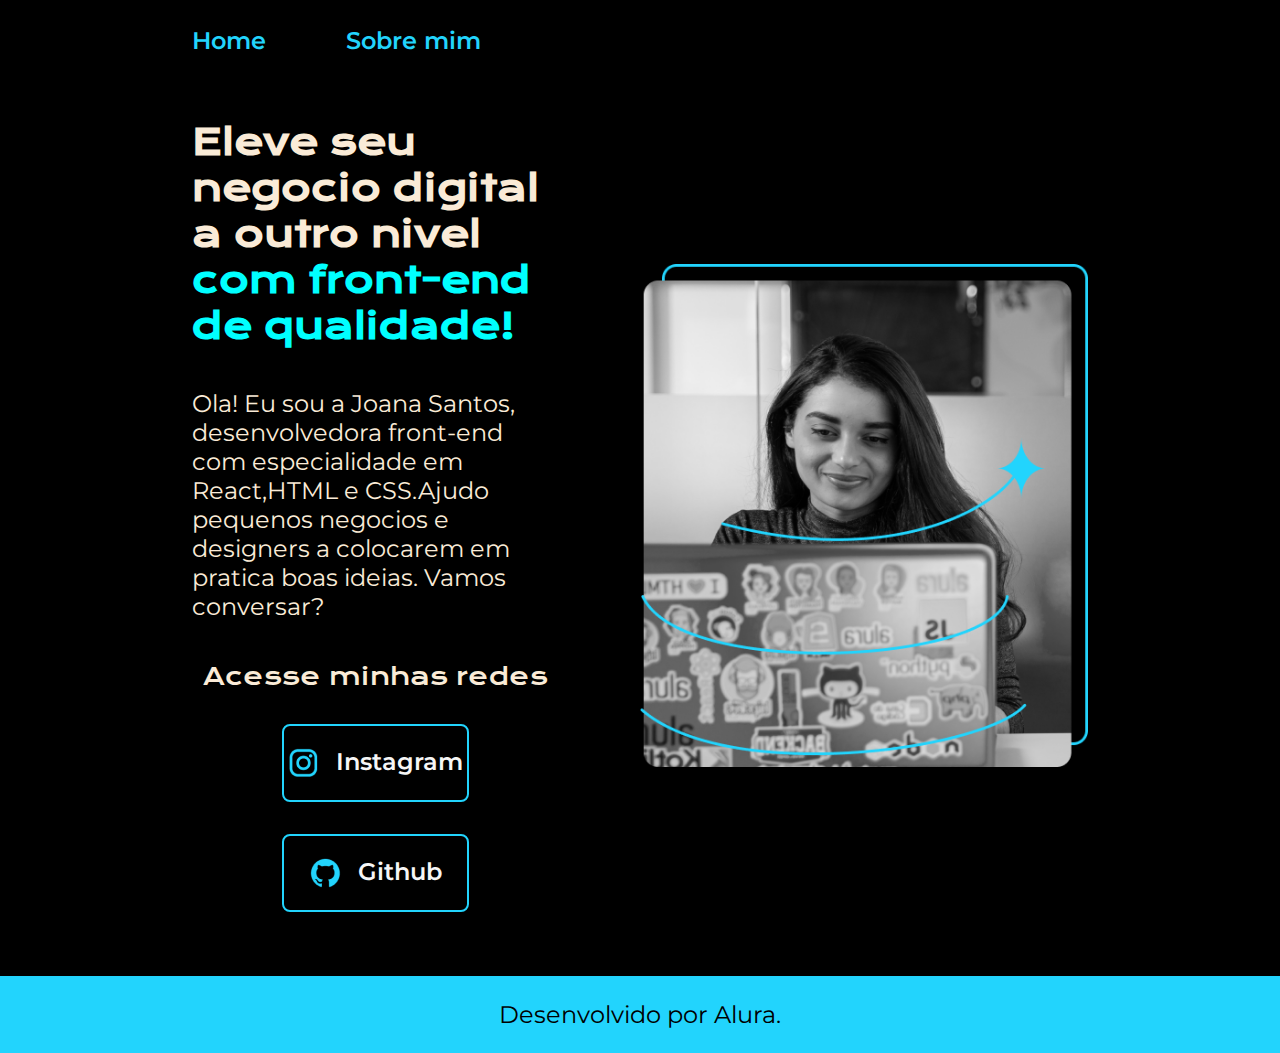
<file: index.html>
<!DOCTYPE html>
<html lang="pt-br">
<head>
    <meta charset="UTF-8">
    <meta name="viewport" content="width=device-width, initial-scale=1.0">
    <title>Portifolio</title>
    <link rel="stylesheet" href="styles/style.css">
</head>
<body>
    <header class="cabecalho">
        <nav class="cabecalho__menu">
            <a class="cabecalho__menu__link" href="index.html">Home</a>
            <a class="cabecalho__menu__link" href="about.html">Sobre mim</a>
        </nav>
    </header>
    <main class="apresentaçao">
        <section class="apresentaçao__conteudo">
            <h1 class="apresentaçao__conteudo__titulo">Eleve seu negocio digital a outro nivel <strong class="titulo-destaque">com front-end de qualidade!</strong></h1>
            <p class="apresentaçao__conteudo__paragrafo">Ola! Eu sou a Joana Santos, desenvolvedora front-end com especialidade em React,HTML e CSS.Ajudo pequenos negocios e designers a colocarem em pratica boas ideias. Vamos conversar?</p>
        <div class="apresentaçao__botao">
            <h2 class="apresentaçao__links__subtitulo">Acesse minhas redes</h2>
            <a class="apresentaçao__botao__links" href="https://intagram.com/leo_souzade">
                <img src="img/instagram.png">
                Instagram
            </a>
            <a class="apresentaçao__botao__links" href="https://github.com/">
                <img src="img/github.png">
                Github
            </a>
        </div>
        </section>
            <img class="apresentaçao__imagem" src="Imagem.png" alt="foto programando">
    </main>
    <footer class="rodape">
        <p>Desenvolvido por Alura.</p>
    </footer>
</body>
</html>
</file>
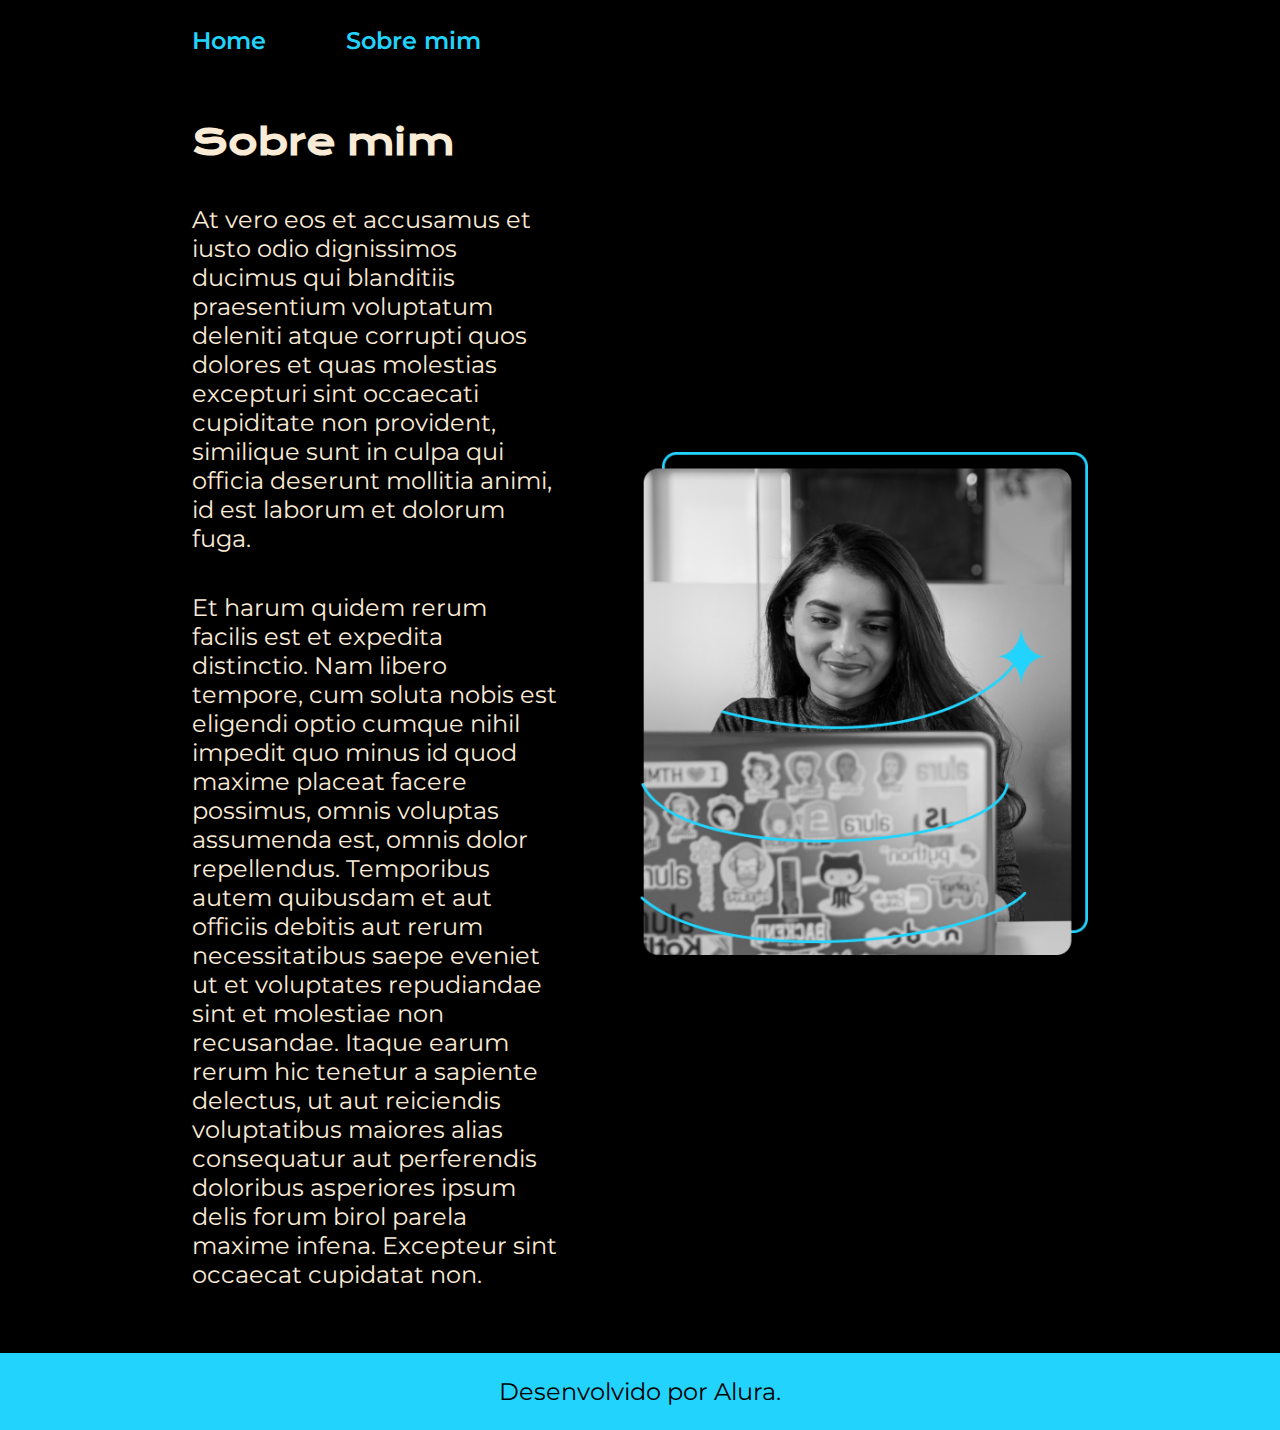
<file: about.html>
<!DOCTYPE html>
<html lang="pt-br">
<head>
    <meta charset="UTF-8">
    <meta name="viewport" content="width=device-width, initial-scale=1.0">
    <title>Sobre mim</title>
    <link rel="stylesheet" href="styles/style.css">
</head>
<body>
    <header class="cabecalho">
        <nav class="cabecalho__menu">
            <a class="cabecalho__menu__link" href="index.html">Home</a>
            <a class="cabecalho__menu__link" href="about.html">Sobre mim</a>
        </nav>
    </header>
    <main class="apresentaçao">
        <section class="apresentaçao__conteudo">
            <h1 class="apresentaçao__conteudo__titulo">Sobre mim</h1>
            <p class="apresentaçao__conteudo__paragrafo">At vero eos et accusamus et iusto odio dignissimos ducimus qui blanditiis praesentium voluptatum deleniti atque corrupti quos dolores et quas molestias excepturi sint occaecati cupiditate non provident, similique sunt in culpa qui officia deserunt mollitia animi, id est laborum et dolorum fuga.</p>
            <p class="apresentaçao__conteudo__paragrafo">Et harum quidem rerum facilis est et expedita distinctio. Nam libero tempore, cum soluta nobis est eligendi optio cumque nihil impedit quo minus id quod maxime placeat facere possimus, omnis voluptas assumenda est, omnis dolor repellendus. Temporibus autem quibusdam et aut officiis debitis aut rerum necessitatibus saepe eveniet ut et voluptates repudiandae sint et molestiae non recusandae. Itaque earum rerum hic tenetur a sapiente delectus, ut aut reiciendis voluptatibus maiores alias consequatur aut perferendis doloribus asperiores ipsum delis forum birol parela maxime infena. Excepteur sint occaecat cupidatat non.</p>
        </section>
        <img class="apresentaçao__imagem" src="Imagem.png" alt="foto programando">

    </main>
    <footer class="rodape">
        <p>Desenvolvido por Alura.</p>
    </footer>
</body>
</html>
</file>
<file: styles/style.css>
@import url('https://fonts.googleapis.com/css2?family=Krona+One&display=swap');
@import url('https://fonts.googleapis.com/css2?family=Krona+One&family=Montserrat:ital,wght@0,100..900;1,100..900&display=swap');
* {
    margin: 0;
    padding: 0;
}

body{
    box-sizing: border-box;
    background-color: black;
    color: antiquewhite;
}

.titulo-destaque {
    color: aqua;
}

.apresentaçao {
    padding: 5% 15%;
    display: flex;
    align-items: center;
    justify-content: space-between;
    gap: 82px;
}

.apresentaçao__conteudo {
    width: 50%;
    display: flex;
    flex-direction: column;
    gap: 40px;
}

.apresentaçao__conteudo__titulo {
    font-size: 2.25rem;
    font-family: "Krona One", sans-serif;
}

.apresentaçao__conteudo__paragrafo {
    font-size: 1.5rem;
    font-family: "Montserrat", sans-serif;
}

.apresentaçao__botao {
    display: flex;
    flex-direction: column;
    justify-content: space-between;
    align-items: center;
    gap: 32px;
}

.apresentaçao__botao__links {
    display: flex;
    justify-content: center;
    gap: 16px;
    border: 2px solid #22d4fd;
    width: 50%;
    text-align: center;
    border-radius: 8px;
    font-size: 1.5rem;
    font-weight: 600;
    padding: 21px 0;
    text-decoration: none;
    color: #F6F6F6;
    font-family: "Montserrat", sans-serif;
}

.apresentaçao__links__subtitulo {
    font-family: "Krona One", sans-serif;
    font-weight: 400;
    font-size: 1.5rem;
}

.apresentaçao__botao__links:hover {
    background-color: #272727;
}

.rodape {
    color: #000000;
    background-color: #22d4fd;
    padding: 24px;
    text-align: center;
    font-family: "Montserrat", sans-serif;
    font-size: 1.5rem;
    font-weight: 400;
}

.cabecalho {
    padding: 2% 0 0 15%;
}

.cabecalho__menu {
    display: flex;
    gap: 80px;
}

.cabecalho__menu__link {
    font-family: "Montserrat", sans-serif;
    color: #22d4fd;
    font-weight: 600;
    font-size: 1.5rem;
    text-decoration: none;
}

.apresentaçao__imagem {
    width: 50%;
}

@media (max-width: 1200px) {
    
    .cabecalho {
        padding: 10%;
    }

    .cabecalho__menu {
        justify-content: center;
    }

    .apresentaçao {
        flex-direction: column-reverse;
        padding: 5%;
    }

    .apresentaçao__conteudo {
        width: auto;
    }
}
</file>
